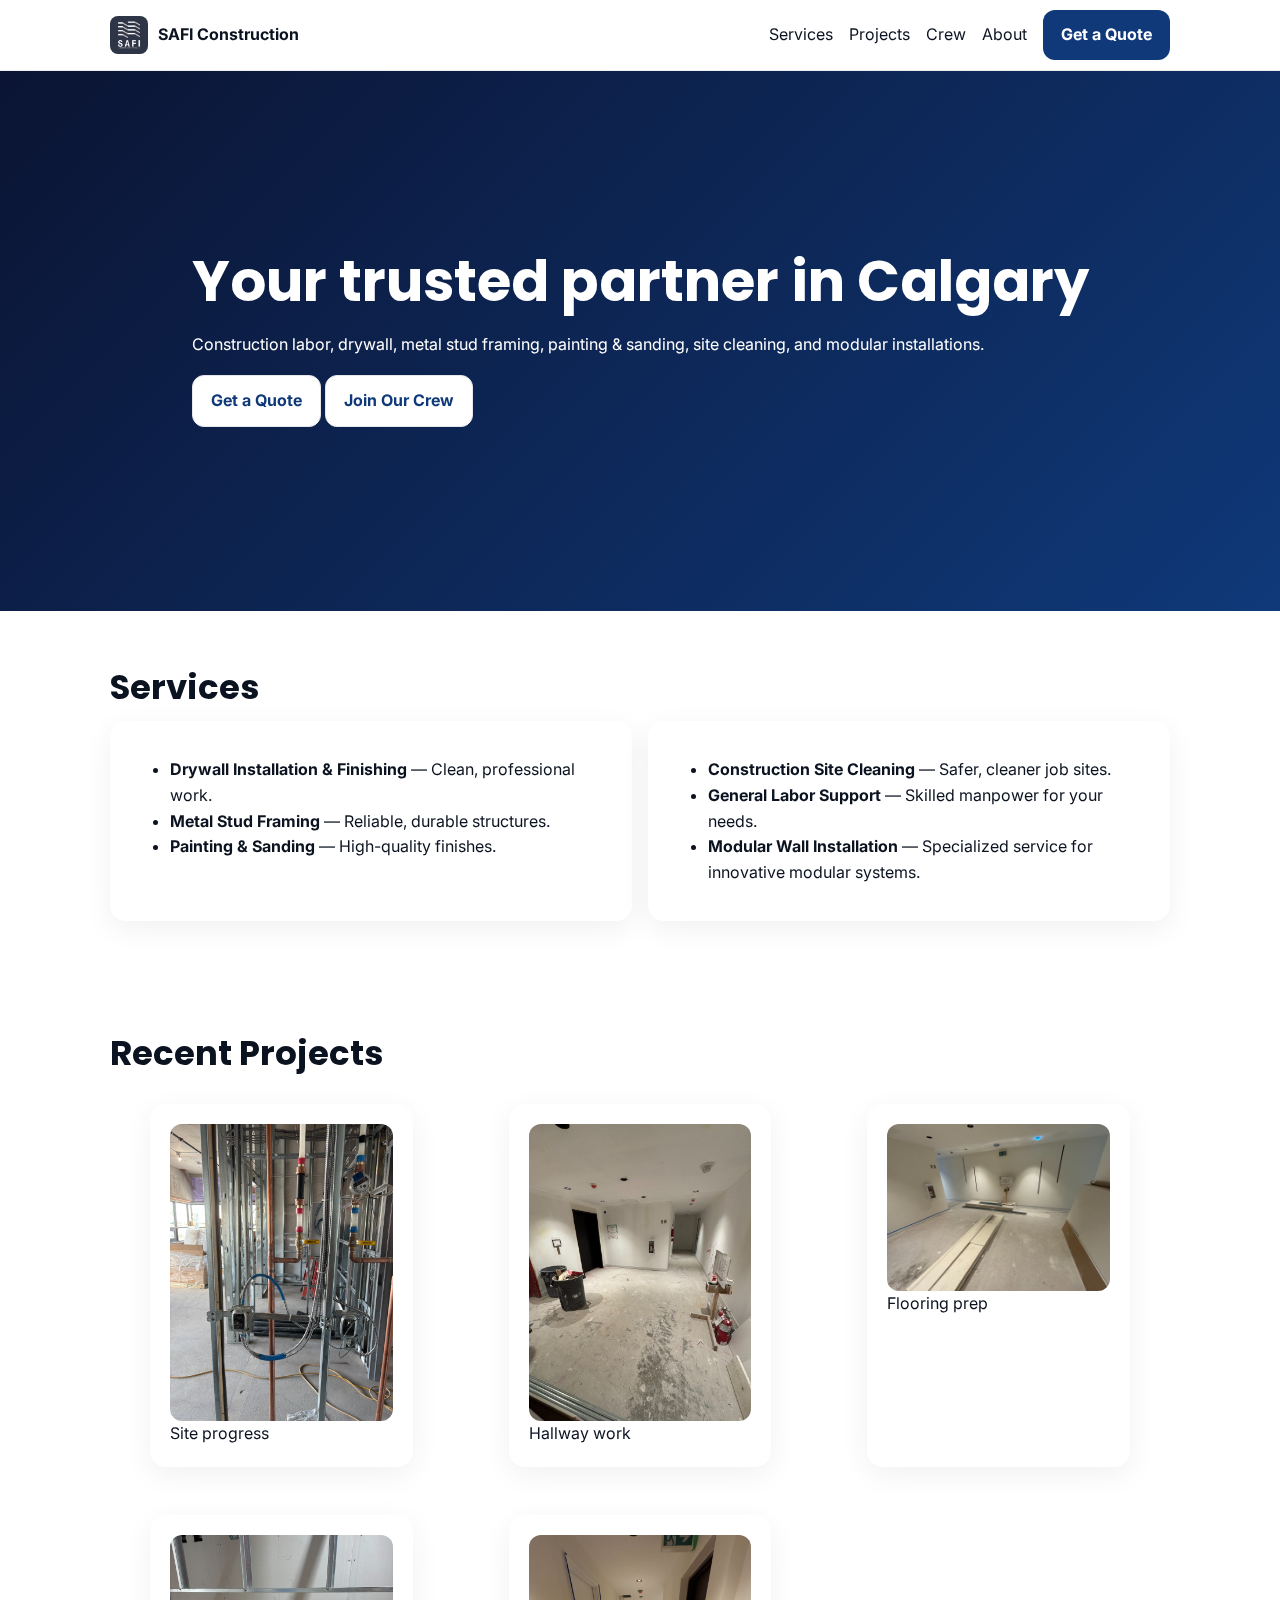
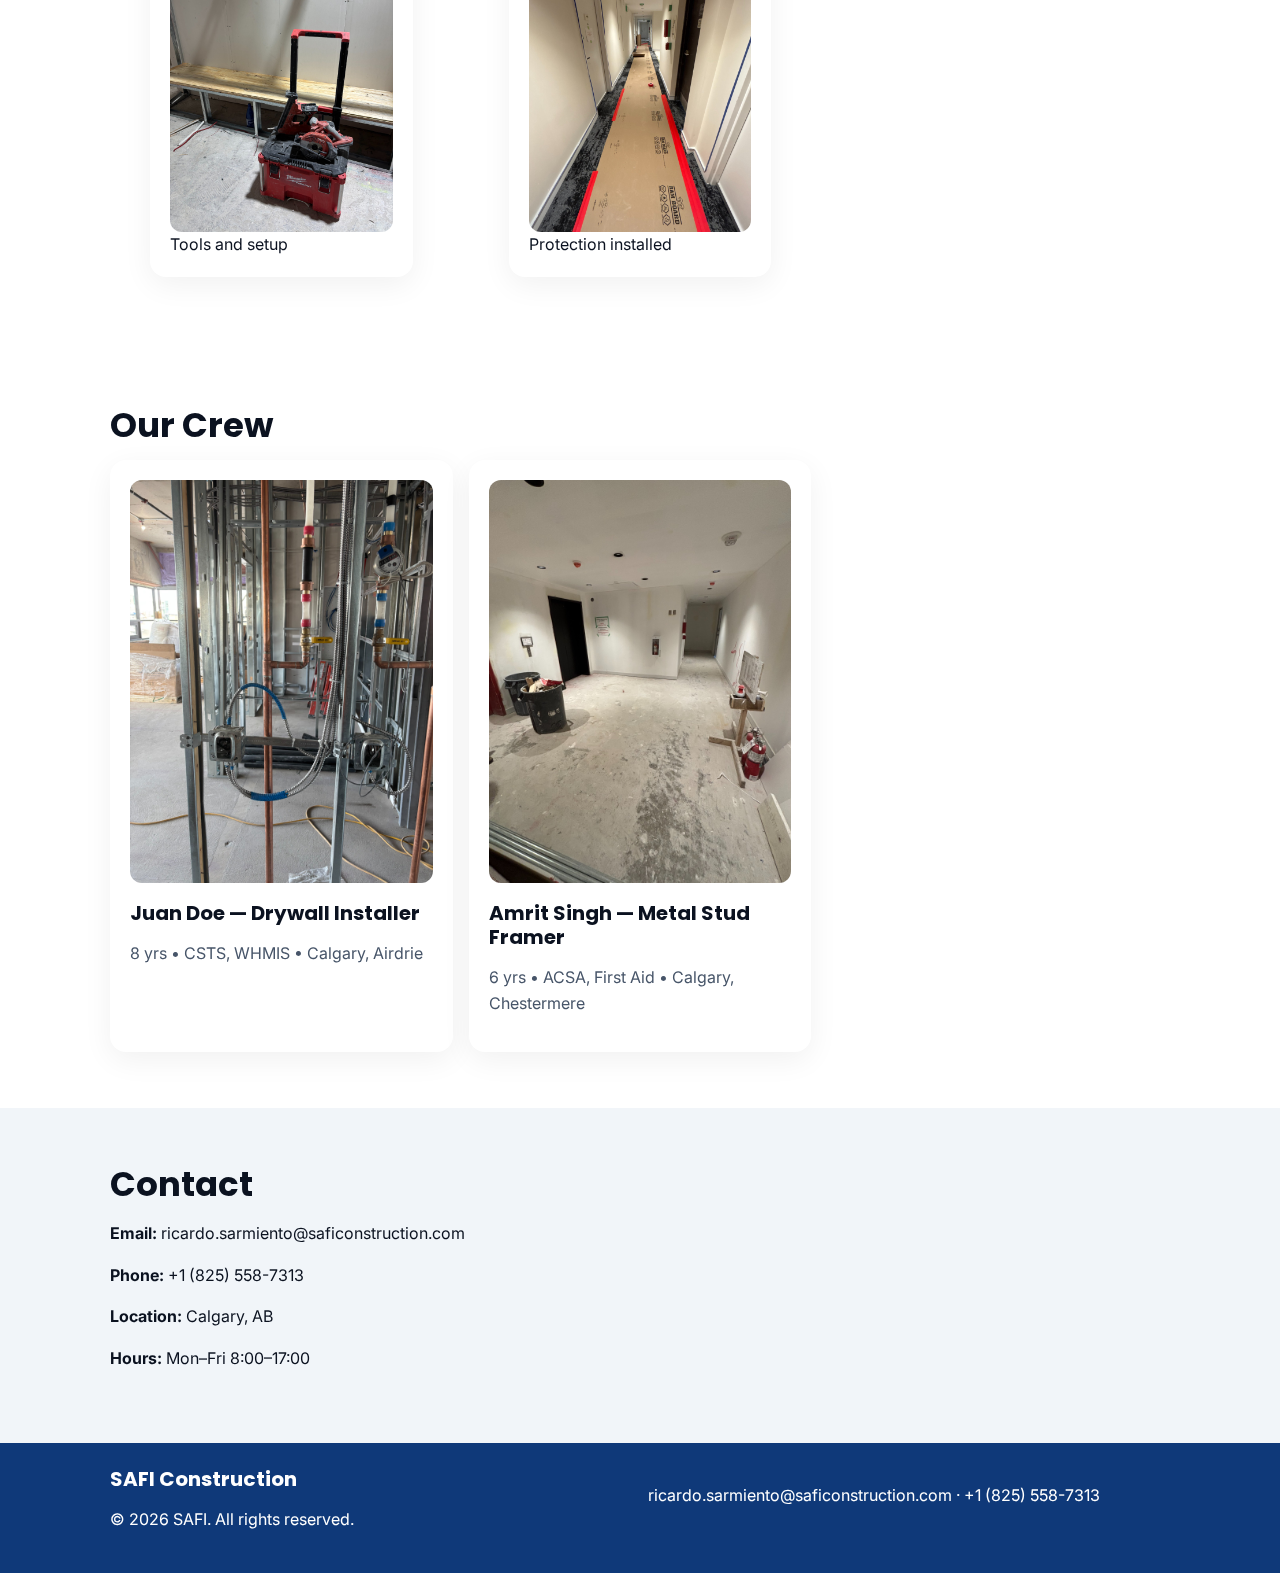
<file: site_cms/index.html>
<!DOCTYPE html>
<html lang="en">
<head>
  <meta charset="utf-8" />
  <meta name="viewport" content="width=device-width, initial-scale=1" />
  <title>SAFI Construction</title>
  <link rel="preconnect" href="https://fonts.googleapis.com">
  <link rel="preconnect" href="https://fonts.gstatic.com" crossorigin>
  <link href="https://fonts.googleapis.com/css2?family=Inter:wght@400;600;700&family=Poppins:wght@600;700&display=swap" rel="stylesheet">
  <style>
    :root{--bg:#fff;--ink:#0b1220;--slate:#334155;--blue:#0f3979;--mist:#F1F5F9;--max:1100px;--radius:16px;--shadow:0 8px 30px rgba(0,0,0,.06)}
    *{box-sizing:border-box} html,body{margin:0;padding:0;background:var(--bg);color:var(--ink)}
    body{font:16px/1.6 Inter,system-ui,-apple-system,Segoe UI,Roboto,Helvetica,Arial,sans-serif}
    h1,h2,h3{font-family:Poppins,Inter,system-ui,-apple-system,Segoe UI,Roboto,Helvetica,Arial,sans-serif;line-height:1.2;margin:0 0 .5rem}
    h1{font-size:clamp(32px,6vw,56px)} h2{font-size:clamp(24px,3.5vw,34px)} h3{font-size:20px} a{color:inherit;text-decoration:none}
    .btn{display:inline-block;padding:12px 18px;border-radius:12px;font-weight:700}
    .btn.primary{background:var(--blue);color:#fff} .btn.light{background:#fff;color:var(--blue);border:1px solid #e5e7eb}
    .container{max-width:var(--max);margin:0 auto;padding:0 20px} .grid{display:grid;gap:16px}
    @media(min-width:768px){.grid.cols-3{grid-template-columns:repeat(3,1fr)} .grid.cols-2{grid-template-columns:repeat(2,1fr)}}
    .card{border-radius:var(--radius);box-shadow:var(--shadow);padding:20px;background:#fff}
    header.sticky{position:sticky;top:0;background:rgba(255,255,255,.95);backdrop-filter:saturate(180%) blur(8px);border-bottom:1px solid #eee;z-index:10}
    nav{display:flex;align-items:center;justify-content:space-between;gap:16px;padding:10px 0} nav .right{display:flex;align-items:center;gap:16px;flex-wrap:wrap}
    .hero{background:linear-gradient(135deg, #0B1433, #0f3979);color:#fff} .hero .inner{min-height:60vh;display:grid;place-items:center;padding:60px 0}
    .section{padding:56px 0} .muted{color:#475569}
    .footer{background:#0f3979;color:#fff} .footer a{color:#fff}
    .project-img{width:100%;height:auto;border-radius:12px;display:block}
  </style>
</head>
<body>
  <header class="sticky">
    <div class="container">
      <nav>
        <a href="#home" style="display:flex;align-items:center;gap:10px">
          <img src="images/logo.jpg" alt="SAFI Construction logo" style="height:38px;width:auto;border-radius:8px"/>
          <strong id="brand">SAFI Construction</strong>
        </a>
        <div class="right">
          <a href="#services">Services</a>
          <a href="#projects">Projects</a>
          <a href="#crew">Crew</a>
          <a href="#about">About</a>
          <a href="#contact" class="btn primary">Get a Quote</a>
        </div>
      </nav>
    </div>
  </header>

  <main id="home">
    <section class="hero">
      <div class="container inner">
        <div>
          <h1 id="hero_title">Your trusted partner in Calgary</h1>
          <p id="hero_subtitle">Construction labor…</p>
          <div class="inline-list" style="margin:18px 0 6px">
            <a class="btn light" href="#contact">Get a Quote</a>
            <a class="btn light" href="#jobs">Join Our Crew</a>
          </div>
        </div>
      </div>
    </section>

    <section id="services" class="section">
      <div class="container">
        <h2>Services</h2>
        <div id="services_list" class="grid cols-2" style="margin-top:14px"></div>
      </div>
    </section>

    <section id="projects" class="section">
      <div class="container">
        <h2>Recent Projects</h2>
        <div id="projects_grid" class="grid cols-3" style="margin-top:14px"></div>
      </div>
    </section>

    <section id="crew" class="section">
      <div class="container">
        <h2>Our Crew</h2>
        <div id="crewGrid" class="grid cols-3" style="margin-top:14px"></div>
      </div>
    </section>

    <section id="about" class="section" style="background:#F1F5F9">
      <div class="container">
        <h2>Contact</h2>
        <p><strong>Email:</strong> <a id="email" href="#">email</a></p>
        <p><strong>Phone:</strong> <a id="phone" href="#">phone</a></p>
        <p><strong>Location:</strong> <span id="location"></span></p>
        <p><strong>Hours:</strong> <span id="hours"></span></p>
      </div>
    </section>
  </main>

  <footer class="footer">
    <div class="container section" style="padding:24px 20px">
      <div class="grid cols-2">
        <div><h3>SAFI Construction</h3><p>© <span id="year"></span> SAFI. All rights reserved.</p></div>
        <div><p><a id="footer_email" href="#"></a> · <a id="footer_phone" href="#"></a></p></div>
      </div>
    </div>
  </footer>

  <script>
    document.getElementById('year').textContent = new Date().getFullYear();

    async function loadJSON(path){ const r = await fetch(path); if(!r.ok) return null; return r.json(); }

    (async function(){
      const site = await loadJSON('data/site.json');
      const services = await loadJSON('data/services.json');
      const projects = await loadJSON('data/projects.json');
      const workers = await loadJSON('data/workers.json');

      if(site){
        document.getElementById('brand').textContent = site.brand_name || 'SAFI Construction';
        document.getElementById('hero_title').textContent = site.hero_title || '';
        document.getElementById('hero_subtitle').textContent = site.hero_subtitle || '';
        document.getElementById('email').textContent = site.email; document.getElementById('email').href = 'mailto:' + site.email;
        document.getElementById('phone').textContent = site.phone_display; document.getElementById('phone').href = 'tel:' + site.phone_tel;
        document.getElementById('footer_email').textContent = site.email; document.getElementById('footer_email').href = 'mailto:' + site.email;
        document.getElementById('footer_phone').textContent = site.phone_display; document.getElementById('footer_phone').href = 'tel:' + site.phone_tel;
        document.getElementById('location').textContent = site.location || '';
        document.getElementById('hours').textContent = site.hours || '';
      }

      if(Array.isArray(services)){
        const left = services.slice(0,3), right = services.slice(3);
        const col = (items)=>'<div class="card"><ul>'+items.map(s=>'<li><strong>'+s.title+'</strong> — '+s.desc+'</li>').join('')+'</ul></div>';
        document.getElementById('services_list').innerHTML = col(left) + col(right);
      }

      if(Array.isArray(projects)){
        document.getElementById('projects_grid').innerHTML = projects.map(p=>'<figure class="card"><img class="project-img" src="'+p.image+'" alt="'+(p.title||'Project')+'"><figcaption>'+(p.title||'')+'</figcaption></figure>').join('');
      }

      if(Array.isArray(workers)){
        document.getElementById('crewGrid').innerHTML = workers.map(w=>{
          const img = w.photo ? '<img src="'+w.photo+'" alt="'+w.name+' — '+w.trade+'" style="width:100%;border-radius:12px;margin-bottom:10px">' : '';
          const meta = [w.experience? (w.experience + ' yrs') : '', w.certs||'', w.cities||''].filter(Boolean).join(' • ');
          return '<div class="card">'+img+'<h3>'+w.name+' — '+w.trade+'</h3><p class="muted">'+meta+'</p></div>';
        }).join('');
      }
    })();
  </script>
</body>
</html>
</file>
